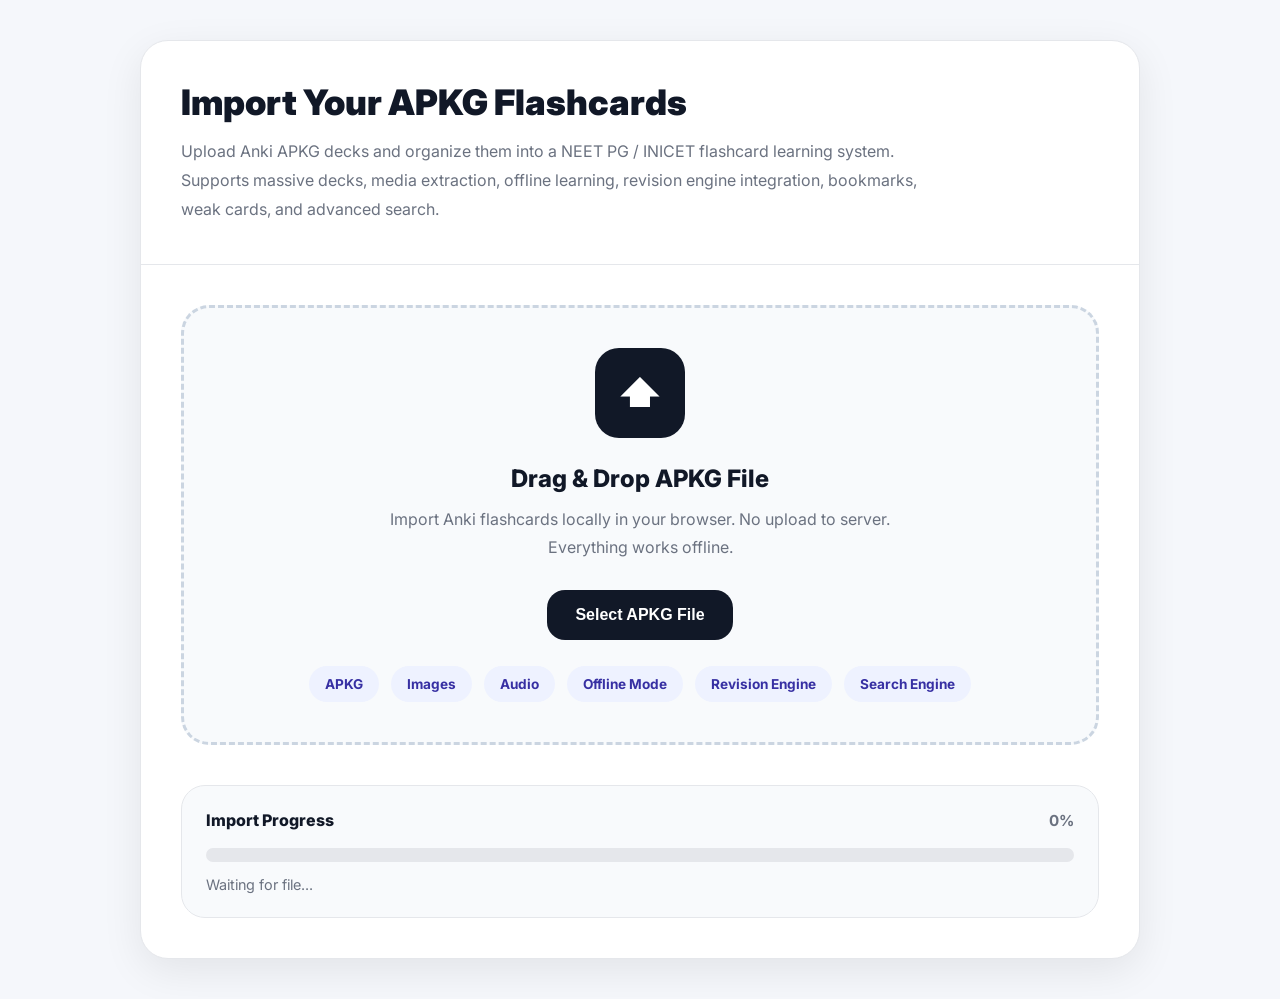
<file: import.html>
<!DOCTYPE html>
<html lang="en">
<head>

    <meta charset="UTF-8">

    <meta
        name="viewport"
        content="width=device-width, initial-scale=1.0"
    >

    <title>APKG Importer</title>


    <!-- ======================================================
    CSS
    ======================================================= -->

    <link
        rel="stylesheet"
        href="css/importer.css"
    >


    <!-- ======================================================
    FONTS
    ======================================================= -->

    <link
        rel="preconnect"
        href="https://fonts.googleapis.com"
    >

    <link
        rel="preconnect"
        href="https://fonts.gstatic.com"
        crossorigin
    >

    <link
        href="https://fonts.googleapis.com/css2?family=Inter:wght@400;500;600;700;800;900&display=swap"
        rel="stylesheet"
    >

</head>
<body>


<!-- =========================================================
IMPORTER PAGE
========================================================= -->

<div class="importer-page">


    <!-- ======================================================
    IMPORTER CARD
    ======================================================= -->

    <div class="importer-card fade-up">


        <!-- ==================================================
        HEADER
        =================================================== -->

        <div class="importer-header">

            <div class="importer-title">
                Import Your APKG Flashcards
            </div>

            <div class="importer-subtitle">
                Upload Anki APKG decks and organize them into
                a NEET PG / INICET flashcard learning system.
                Supports massive decks, media extraction,
                offline learning, revision engine integration,
                bookmarks, weak cards, and advanced search.
            </div>

        </div>


        <!-- ==================================================
        UPLOAD SECTION
        =================================================== -->

        <div class="upload-section">

            <div
                class="upload-box"
                id="upload-box"
            >

                <div class="upload-icon">
                    ⬆
                </div>

                <div class="upload-title">
                    Drag & Drop APKG File
                </div>

                <div class="upload-sub">
                    Import Anki flashcards locally in your browser.
                    No upload to server. Everything works offline.
                </div>


                <!-- ==============================================
                FILE INPUT
                =============================================== -->

                <input
                    type="file"
                    id="import-apkg"
                    accept=".apkg"
                >

                <button
                    class="upload-btn"
                    id="select-file-btn"
                >
                    Select APKG File
                </button>


                <!-- ==============================================
                SUPPORTED FEATURES
                =============================================== -->

                <div class="supported-section">

                    <div class="support-chip">
                        APKG
                    </div>

                    <div class="support-chip">
                        Images
                    </div>

                    <div class="support-chip">
                        Audio
                    </div>

                    <div class="support-chip">
                        Offline Mode
                    </div>

                    <div class="support-chip">
                        Revision Engine
                    </div>

                    <div class="support-chip">
                        Search Engine
                    </div>

                </div>

            </div>

        </div>


        <!-- ==================================================
        PROGRESS SECTION
        =================================================== -->

        <div class="progress-section">

            <div class="progress-card">

                <div class="progress-header">

                    <div class="progress-title">
                        Import Progress
                    </div>

                    <div
                        class="progress-percent"
                        id="progress-percent"
                    >
                        0%
                    </div>

                </div>


                <!-- ==============================================
                PROGRESS BAR
                =============================================== -->

                <div class="progress-wrapper">

                    <div
                        class="progress-bar"
                        id="progress-bar"
                    ></div>

                </div>


                <!-- ==============================================
                STATUS
                =============================================== -->

                <div
                    class="progress-status"
                    id="progress-status"
                >
                    Waiting for file...
                </div>

            </div>

        </div>


        <!-- ==================================================
        RESULTS SECTION
        =================================================== -->

        <div
            class="results-section hidden"
            id="results-section"
        >

            <div class="results-grid">


                <!-- ==============================================
                TOTAL CARDS
                =============================================== -->

                <div class="result-card">

                    <div
                        class="result-value"
                        id="cards-count"
                    >
                        0
                    </div>

                    <div class="result-label">
                        Total Flashcards
                    </div>

                </div>


                <!-- ==============================================
                TOTAL SUBJECTS
                =============================================== -->

                <div class="result-card">

                    <div
                        class="result-value"
                        id="subjects-count"
                    >
                        0
                    </div>

                    <div class="result-label">
                        Subjects
                    </div>

                </div>


                <!-- ==============================================
                TOTAL CHAPTERS
                =============================================== -->

                <div class="result-card">

                    <div
                        class="result-value"
                        id="chapters-count"
                    >
                        0
                    </div>

                    <div class="result-label">
                        Chapters
                    </div>

                </div>


                <!-- ==============================================
                MEDIA FILES
                =============================================== -->

                <div class="result-card">

                    <div
                        class="result-value"
                        id="media-count"
                    >
                        0
                    </div>

                    <div class="result-label">
                        Media Files
                    </div>

                </div>

            </div>

        </div>


        <!-- ==================================================
        ACTIONS
        =================================================== -->

        <div class="import-actions hidden" id="actions">

            <button
                class="action-btn primary"
                id="open-viewer-btn"
            >
                Open Viewer
            </button>

            <button
                class="action-btn secondary"
                id="download-json-btn"
            >
                Export JSON
            </button>

            <button
                class="action-btn success"
                id="save-local-btn"
            >
                Save Locally
            </button>

            <button
                class="action-btn danger"
                id="clear-btn"
            >
                Clear Import
            </button>

        </div>


        <!-- ==================================================
        SUCCESS BOX
        =================================================== -->

        <div
            class="success-box hidden"
            id="success-box"
        >

            <div class="success-title">
                Import Successful
            </div>

            <div class="success-message">
                APKG deck imported successfully.
                You can now open the flashcard viewer.
            </div>

        </div>


        <!-- ==================================================
        ERROR BOX
        =================================================== -->

        <div
            class="error-box hidden"
            id="error-box"
        >

            <div class="error-title">
                Import Failed
            </div>

            <div
                class="error-message"
                id="error-message"
            >

            </div>

        </div>

    </div>

</div>


<!-- =========================================================
LIBRARIES
========================================================= -->

<script src="js/libs/jszip.min.js"></script>

<script src="js/libs/sql-wasm.js"></script>

<script src="js/libs/dompurify.min.js"></script>


<!-- =========================================================
ENGINE
========================================================= -->

<script src="js/engines/apkg-engine.js"></script>


<!-- =========================================================
IMPORT SCRIPT
========================================================= -->

<script>

    /*
    ========================================================
    ELEMENTS
    ========================================================
    */

    const uploadBox =
        document.getElementById(
            'upload-box'
        );

    const fileInput =
        document.getElementById(
            'import-apkg'
        );

    const selectButton =
        document.getElementById(
            'select-file-btn'
        );

    const progressBar =
        document.getElementById(
            'progress-bar'
        );

    const progressPercent =
        document.getElementById(
            'progress-percent'
        );

    const progressStatus =
        document.getElementById(
            'progress-status'
        );

    const resultsSection =
        document.getElementById(
            'results-section'
        );

    const successBox =
        document.getElementById(
            'success-box'
        );

    const errorBox =
        document.getElementById(
            'error-box'
        );

    const errorMessage =
        document.getElementById(
            'error-message'
        );

    const actions =
        document.getElementById(
            'actions'
        );


    /*
    ========================================================
    ENGINE
    ========================================================
    */

    const engine =
        new APKGEngine({

            progressCallback: progress => {

                updateProgress(
                    progress.percent,
                    progress.message
                );

            }

        });


    /*
    ========================================================
    FILE SELECT
    ========================================================
    */

    selectButton.addEventListener(

        'click',

        () => {

            fileInput.click();

        }

    );


    fileInput.addEventListener(

        'change',

        async event => {

            const file =
                event.target.files[0];

            if (!file) return;

            await processFile(file);

        }

    );


    /*
    ========================================================
    DRAG DROP
    ========================================================
    */

    uploadBox.addEventListener(

        'dragover',

        event => {

            event.preventDefault();

            uploadBox.classList.add(
                'dragover'
            );

        }

    );


    uploadBox.addEventListener(

        'dragleave',

        () => {

            uploadBox.classList.remove(
                'dragover'
            );

        }

    );


    uploadBox.addEventListener(

        'drop',

        async event => {

            event.preventDefault();

            uploadBox.classList.remove(
                'dragover'
            );

            const file =
                event.dataTransfer.files[0];

            if (!file) return;

            await processFile(file);

        }

    );


    /*
    ========================================================
    PROCESS FILE
    ========================================================
    */

    async function processFile(file) {

        try {

            resetUI();

            progressStatus.innerHTML =
                'Importing APKG...';

            const result =
                await engine.import(file);

            displayResults(result);

            localStorage.setItem(

                'imported_flashcards',

                JSON.stringify(result)

            );

            successBox.classList.remove(
                'hidden'
            );

            resultsSection.classList.remove(
                'hidden'
            );

            actions.classList.remove(
                'hidden'
            );

        }
        catch (error) {

            console.error(error);

            errorBox.classList.remove(
                'hidden'
            );

            errorMessage.innerHTML =
                error.message ||
                'Unknown import error';

        }

    }


    /*
    ========================================================
    RESULTS
    ========================================================
    */

    function displayResults(result) {

        document.getElementById(
            'cards-count'
        ).innerHTML =
            result.cards.length;

        document.getElementById(
            'subjects-count'
        ).innerHTML =
            Object.keys(
                result.subjects
            ).length;

        let chapters = 0;

        Object.values(result.subjects)
            .forEach(subject => {

                chapters +=
                    Object.keys(subject).length;

            });

        document.getElementById(
            'chapters-count'
        ).innerHTML = chapters;

        document.getElementById(
            'media-count'
        ).innerHTML =
            result.metadata.totalMedia;

    }


    /*
    ========================================================
    PROGRESS
    ========================================================
    */

    function updateProgress(percent, message) {

        progressBar.style.width =
            `${percent}%`;

        progressPercent.innerHTML =
            `${Math.floor(percent)}%`;

        progressStatus.innerHTML = message;

    }


    /*
    ========================================================
    RESET UI
    ========================================================
    */

    function resetUI() {

        successBox.classList.add(
            'hidden'
        );

        errorBox.classList.add(
            'hidden'
        );

    }


    /*
    ========================================================
    OPEN VIEWER
    ========================================================
    */

    document.getElementById(
        'open-viewer-btn'
    )?.addEventListener(

        'click',

        () => {

            window.location.href =
                './index.html';

        }

    );


    /*
    ========================================================
    EXPORT JSON
    ========================================================
    */

    document.getElementById(
        'download-json-btn'
    )?.addEventListener(

        'click',

        () => {

            const data =
                localStorage.getItem(
                    'imported_flashcards'
                );

            if (!data) return;

            const blob = new Blob(
                [data],
                {
                    type:'application/json'
                }
            );

            const url =
                URL.createObjectURL(blob);

            const a =
                document.createElement('a');

            a.href = url;

            a.download =
                'flashcards.json';

            a.click();

        }

    );


    /*
    ========================================================
    SAVE LOCALLY
    ========================================================
    */

    document.getElementById(
        'save-local-btn'
    )?.addEventListener(

        'click',

        () => {

            alert(
                'Flashcards saved locally successfully.'
            );

        }

    );


    /*
    ========================================================
    CLEAR
    ========================================================
    */

    document.getElementById(
        'clear-btn'
    )?.addEventListener(

        'click',

        () => {

            const confirmClear = confirm(
                'Clear imported data?'
            );

            if (!confirmClear) return;

            localStorage.removeItem(
                'imported_flashcards'
            );

            location.reload();

        }

    );

</script>

</body>
</html>
</file>
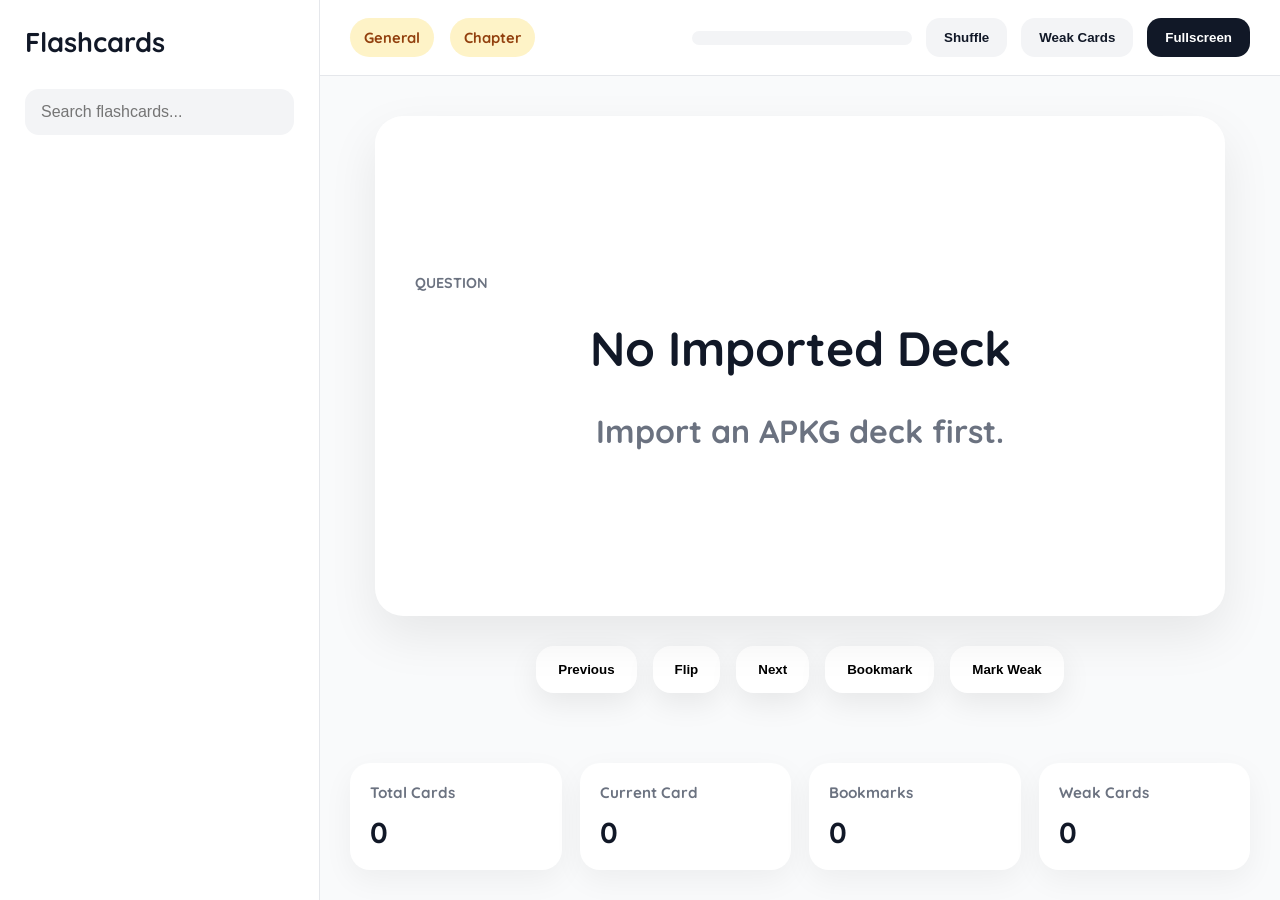
<file: viewer.html>
<!DOCTYPE html><html lang="en">
<head><meta charset="UTF-8">
<meta name="viewport" content="width=device-width, initial-scale=1.0"><title>Flashcard Viewer</title><link href="https://fonts.googleapis.com/css2?family=Quicksand:wght@400;500;600;700&display=swap" rel="stylesheet"><style>

*{
    margin:0;
    padding:0;
    box-sizing:border-box;
}

body{
    font-family:'Quicksand',sans-serif;
    background:#f9fafb;
    color:#111827;
    min-height:100vh;
    overflow-x:hidden;
}

.app{
    display:grid;
    grid-template-columns:320px 1fr;
    min-height:100vh;
}

/* SIDEBAR */

.sidebar{
    background:white;
    border-right:1px solid #e5e7eb;
    overflow-y:auto;
    padding:25px;
}

.logo{
    font-size:1.7rem;
    font-weight:700;
    margin-bottom:30px;
}

.search-box{
    margin-bottom:25px;
}

.search-box input{
    width:100%;
    padding:14px 16px;
    border:none;
    background:#f3f4f6;
    border-radius:14px;
    font-size:1rem;
}

.subjects-list{
    display:flex;
    flex-direction:column;
    gap:14px;
}

.subject-card{
    background:#f9fafb;
    border-radius:18px;
    padding:18px;
    cursor:pointer;
    transition:0.3s;
}

.subject-card:hover{
    transform:translateY(-2px);
}

.subject-card.active{
    background:#facc15;
}

.subject-card h3{
    margin-bottom:10px;
}

.subject-card p{
    color:#6b7280;
    font-size:0.95rem;
}

/* MAIN */

.main{
    display:flex;
    flex-direction:column;
    min-height:100vh;
}

.topbar{
    background:white;
    border-bottom:1px solid #e5e7eb;
    padding:18px 30px;
    display:flex;
    justify-content:space-between;
    align-items:center;
    gap:20px;
    flex-wrap:wrap;
}

.topbar-left{
    display:flex;
    align-items:center;
    gap:16px;
    flex-wrap:wrap;
}

.topbar-right{
    display:flex;
    align-items:center;
    gap:14px;
    flex-wrap:wrap;
}

.badge{
    background:#fef3c7;
    color:#92400e;
    padding:10px 14px;
    border-radius:999px;
    font-size:0.92rem;
    font-weight:700;
}

.btn{
    background:#111827;
    color:white;
    border:none;
    border-radius:14px;
    padding:12px 18px;
    font-weight:700;
    cursor:pointer;
    transition:0.3s;
}

.btn.secondary{
    background:#f3f4f6;
    color:#111827;
}

.btn:hover{
    transform:translateY(-2px);
}

.progress-wrapper{
    width:220px;
    height:14px;
    background:#f3f4f6;
    border-radius:999px;
    overflow:hidden;
}

.progress-bar{
    width:0%;
    height:100%;
    background:#facc15;
}

/* CONTENT */

.content{
    flex:1;
    display:flex;
    justify-content:center;
    align-items:center;
    padding:40px 25px;
}

.card-container{
    width:min(850px,100%);
    perspective:1500px;
}

.flashcard{
    width:100%;
    min-height:500px;
    position:relative;
    transform-style:preserve-3d;
    transition:transform 0.7s;
    cursor:pointer;
}

.flashcard.flipped{
    transform:rotateY(180deg);
}

.card-face{
    position:absolute;
    width:100%;
    min-height:500px;
    backface-visibility:hidden;
    border-radius:28px;
    background:white;
    box-shadow:0 20px 50px rgba(0,0,0,0.08);
    padding:40px;
    display:flex;
    flex-direction:column;
}

.card-front{
    justify-content:center;
}

.card-back{
    transform:rotateY(180deg);
}

.card-label{
    font-size:0.9rem;
    color:#6b7280;
    margin-bottom:16px;
    font-weight:700;
}

.question{
    font-size:2rem;
    font-weight:700;
    line-height:1.7;
}

.answer{
    font-size:1.25rem;
    line-height:2;
    white-space:pre-wrap;
}

.tags{
    margin-top:auto;
    display:flex;
    flex-wrap:wrap;
    gap:10px;
}

.tag{
    background:#f3f4f6;
    padding:8px 12px;
    border-radius:999px;
    font-size:0.85rem;
}

.controls{
    display:flex;
    justify-content:center;
    gap:16px;
    margin-top:30px;
    flex-wrap:wrap;
}

.control-btn{
    background:white;
    border:none;
    border-radius:18px;
    padding:16px 22px;
    cursor:pointer;
    box-shadow:0 10px 30px rgba(0,0,0,0.08);
    font-weight:700;
}

.control-btn.active{
    background:#facc15;
}

.stats-panel{
    display:grid;
    grid-template-columns:repeat(auto-fit,minmax(180px,1fr));
    gap:18px;
    padding:30px;
}

.stat-card{
    background:white;
    border-radius:20px;
    padding:20px;
    box-shadow:0 10px 30px rgba(0,0,0,0.05);
}

.stat-card h3{
    font-size:0.95rem;
    color:#6b7280;
    margin-bottom:12px;
}

.stat-card p{
    font-size:1.8rem;
    font-weight:700;
}

.empty-state{
    text-align:center;
}

.empty-state h2{
    margin-bottom:15px;
}

.empty-state p{
    color:#6b7280;
}

@media(max-width:1000px){

    .app{
        grid-template-columns:1fr;
    }

    .sidebar{
        display:none;
    }

}

@media(max-width:768px){

    .question{
        font-size:1.5rem;
    }

    .answer{
        font-size:1.05rem;
    }

    .card-face{
        padding:28px;
        min-height:430px;
    }

}

</style></head>
<body><div class="app"><!-- SIDEBAR -->
<aside class="sidebar">

    <div class="logo">Flashcards</div>

    <div class="search-box">
        <input type="text" id="searchInput" placeholder="Search flashcards...">
    </div>

    <div class="subjects-list" id="subjectsList"></div>

</aside>


<!-- MAIN -->
<main class="main">

    <!-- TOPBAR -->
    <header class="topbar">

        <div class="topbar-left">

            <div class="badge" id="subjectBadge">
                General
            </div>

            <div class="badge" id="chapterBadge">
                Chapter
            </div>

        </div>

        <div class="topbar-right">

            <div class="progress-wrapper">
                <div class="progress-bar" id="progressBar"></div>
            </div>

            <button class="btn secondary" id="shuffleBtn">
                Shuffle
            </button>

            <button class="btn secondary" id="weakModeBtn">
                Weak Cards
            </button>

            <button class="btn" id="fullscreenBtn">
                Fullscreen
            </button>

        </div>

    </header>


    <!-- CONTENT -->
    <section class="content">

        <div class="card-container">

            <div class="flashcard" id="flashcard">

                <!-- FRONT -->
                <div class="card-face card-front">

                    <div class="card-label">
                        QUESTION
                    </div>

                    <div class="question" id="questionText">
                        Loading...
                    </div>

                </div>

                <!-- BACK -->
                <div class="card-face card-back">

                    <div class="card-label">
                        ANSWER
                    </div>

                    <div class="answer" id="answerText">
                        Loading...
                    </div>

                    <div class="tags" id="tagsContainer"></div>

                </div>

            </div>


            <!-- CONTROLS -->
            <div class="controls">

                <button class="control-btn" id="prevBtn">
                    Previous
                </button>

                <button class="control-btn" id="flipBtn">
                    Flip
                </button>

                <button class="control-btn" id="nextBtn">
                    Next
                </button>

                <button class="control-btn" id="bookmarkBtn">
                    Bookmark
                </button>

                <button class="control-btn" id="weakBtn">
                    Mark Weak
                </button>

            </div>

        </div>

    </section>


    <!-- STATS -->
    <section class="stats-panel">

        <div class="stat-card">
            <h3>Total Cards</h3>
            <p id="totalCards">0</p>
        </div>

        <div class="stat-card">
            <h3>Current Card</h3>
            <p id="currentCard">0</p>
        </div>

        <div class="stat-card">
            <h3>Bookmarks</h3>
            <p id="bookmarksCount">0</p>
        </div>

        <div class="stat-card">
            <h3>Weak Cards</h3>
            <p id="weakCardsCount">0</p>
        </div>

    </section>

</main>

</div><script>

/*
========================================================
GLOBAL VARIABLES
========================================================
*/

let deck = null;
let allCards = [];
let filteredCards = [];
let currentIndex = 0;
let currentSubject = null;

let bookmarkedCards = [];
let weakCards = [];

let shuffleMode = false;
let weakMode = false;


/*
========================================================
ELEMENTS
========================================================
*/

const flashcard = document.getElementById('flashcard');

const questionText = document.getElementById('questionText');
const answerText = document.getElementById('answerText');

const tagsContainer = document.getElementById('tagsContainer');

const progressBar = document.getElementById('progressBar');

const subjectBadge = document.getElementById('subjectBadge');
const chapterBadge = document.getElementById('chapterBadge');

const subjectsList = document.getElementById('subjectsList');

const searchInput = document.getElementById('searchInput');

const totalCards = document.getElementById('totalCards');
const currentCard = document.getElementById('currentCard');
const bookmarksCount = document.getElementById('bookmarksCount');
const weakCardsCount = document.getElementById('weakCardsCount');


/*
========================================================
LOAD DATA
========================================================
*/

function initializeViewer(){

    const stored = localStorage.getItem('activeImportedDeck');

    if(!stored){

        questionText.innerHTML = `
            <div class="empty-state">
                <h2>No Imported Deck</h2>
                <p>Import an APKG deck first.</p>
            </div>
        `;

        return;

    }

    deck = JSON.parse(stored);

    allCards = deck.cards || [];

    filteredCards = [...allCards];

    renderSubjects();

    updateStats();

    renderCard();

}


/*
========================================================
RENDER SUBJECTS
========================================================
*/

function renderSubjects(){

    subjectsList.innerHTML = '';

    Object.entries(deck.subjects).forEach(([subject,chapters])=>{

        const card = document.createElement('div');

        card.className = 'subject-card';

        const total = Object.values(chapters)
            .reduce((sum,arr)=>sum + arr.length,0);

        card.innerHTML = `
            <h3>${subject}</h3>
            <p>
                ${Object.keys(chapters).length} chapters<br>
                ${total} cards
            </p>
        `;

        card.addEventListener('click',()=>{
            selectSubject(subject,card);
        });

        subjectsList.appendChild(card);

    });

}


/*
========================================================
SELECT SUBJECT
========================================================
*/

function selectSubject(subject,element){

    currentSubject = subject;

    document.querySelectorAll('.subject-card')
        .forEach(card=>card.classList.remove('active'));

    element.classList.add('active');

    filteredCards = allCards.filter(card=>{
        return card.subject === subject;
    });

    currentIndex = 0;

    renderCard();
    updateStats();

}


/*
========================================================
RENDER CARD
========================================================
*/

function renderCard(){

    if(!filteredCards.length){

        questionText.innerHTML = 'No flashcards found';
        answerText.innerHTML = 'No flashcards found';

        return;

    }

    const card = filteredCards[currentIndex];

    if(!card) return;

    questionText.innerHTML = card.question;
    answerText.innerHTML = card.answer;

    subjectBadge.innerText = card.subject || 'General';
    chapterBadge.innerText = card.chapter || 'General';

    tagsContainer.innerHTML = '';

    (card.tags || []).forEach(tag=>{

        const tagElement = document.createElement('div');

        tagElement.className = 'tag';
        tagElement.innerText = tag;

        tagsContainer.appendChild(tagElement);

    });

    updateProgress();

    flashcard.classList.remove('flipped');

}


/*
========================================================
FLIP CARD
========================================================
*/

function flipCard(){
    flashcard.classList.toggle('flipped');
}

flashcard.addEventListener('click',flipCard);

document.getElementById('flipBtn')
    .addEventListener('click',flipCard);


/*
========================================================
NEXT CARD
========================================================
*/

function nextCard(){

    if(!filteredCards.length) return;

    currentIndex++;

    if(currentIndex >= filteredCards.length){
        currentIndex = 0;
    }

    renderCard();
    updateStats();

}


/*
========================================================
PREVIOUS CARD
========================================================
*/

function previousCard(){

    if(!filteredCards.length) return;

    currentIndex--;

    if(currentIndex < 0){
        currentIndex = filteredCards.length - 1;
    }

    renderCard();
    updateStats();

}


document.getElementById('nextBtn')
    .addEventListener('click',nextCard);


document.getElementById('prevBtn')
    .addEventListener('click',previousCard);


/*
========================================================
BOOKMARK
========================================================
*/

function toggleBookmark(){

    const card = filteredCards[currentIndex];

    const exists = bookmarkedCards.includes(card.id);

    if(exists){

        bookmarkedCards = bookmarkedCards.filter(
            id=>id !== card.id
        );

    }
    else{

        bookmarkedCards.push(card.id);

    }

    localStorage.setItem(
        'bookmarkedCards',
        JSON.stringify(bookmarkedCards)
    );

    updateStats();

}


document.getElementById('bookmarkBtn')
    .addEventListener('click',toggleBookmark);


/*
========================================================
WEAK CARD
========================================================
*/

function toggleWeakCard(){

    const card = filteredCards[currentIndex];

    const exists = weakCards.includes(card.id);

    if(exists){

        weakCards = weakCards.filter(
            id=>id !== card.id
        );

    }
    else{

        weakCards.push(card.id);

    }

    localStorage.setItem(
        'weakCards',
        JSON.stringify(weakCards)
    );

    updateStats();

}


document.getElementById('weakBtn')
    .addEventListener('click',toggleWeakCard);


/*
========================================================
PROGRESS
========================================================
*/

function updateProgress(){

    if(!filteredCards.length) return;

    const progress = (
        (currentIndex + 1) / filteredCards.length
    ) * 100;

    progressBar.style.width = progress + '%';

}


/*
========================================================
STATS
========================================================
*/

function updateStats(){

    totalCards.innerText = filteredCards.length;

    currentCard.innerText = currentIndex + 1;

    bookmarksCount.innerText = bookmarkedCards.length;

    weakCardsCount.innerText = weakCards.length;

}


/*
========================================================
SEARCH
========================================================
*/

searchInput.addEventListener('input',event=>{

    const value = event.target.value
        .toLowerCase()
        .trim();

    if(!value){

        filteredCards = currentSubject
            ? allCards.filter(card=>card.subject===currentSubject)
            : [...allCards];

        currentIndex = 0;

        renderCard();

        return;

    }

    filteredCards = allCards.filter(card=>{

        return (
            card.question.toLowerCase().includes(value) ||
            card.answer.toLowerCase().includes(value)
        );

    });

    currentIndex = 0;

    renderCard();
    updateStats();

});


/*
========================================================
SHUFFLE MODE
========================================================
*/

function shuffleCards(array){

    for(let i = array.length - 1; i > 0; i--){

        const j = Math.floor(Math.random() * (i + 1));

        [array[i],array[j]] = [array[j],array[i]];

    }

}


document.getElementById('shuffleBtn')
    .addEventListener('click',()=>{

        shuffleMode = !shuffleMode;

        if(shuffleMode){
            shuffleCards(filteredCards);
        }

        currentIndex = 0;

        renderCard();

    });


/*
========================================================
WEAK MODE
========================================================
*/


document.getElementById('weakModeBtn')
    .addEventListener('click',()=>{

        weakMode = !weakMode;

        if(weakMode){

            filteredCards = allCards.filter(card=>{
                return weakCards.includes(card.id);
            });

        }
        else{

            filteredCards = [...allCards];

        }

        currentIndex = 0;

        renderCard();
        updateStats();

    });


/*
========================================================
FULLSCREEN
========================================================
*/


document.getElementById('fullscreenBtn')
    .addEventListener('click',()=>{

        if(!document.fullscreenElement){
            document.documentElement.requestFullscreen();
        }
        else{
            document.exitFullscreen();
        }

    });


/*
========================================================
KEYBOARD SHORTCUTS
========================================================
*/

window.addEventListener('keydown',event=>{

    switch(event.key){

        case 'ArrowRight':
            nextCard();
            break;

        case 'ArrowLeft':
            previousCard();
            break;

        case ' ':
            event.preventDefault();
            flipCard();
            break;

        case 'b':
            toggleBookmark();
            break;

        case 'w':
            toggleWeakCard();
            break;

    }

});


/*
========================================================
SWIPE SUPPORT
========================================================
*/

let touchStartX = 0;
let touchEndX = 0;

flashcard.addEventListener('touchstart',event=>{
    touchStartX = event.changedTouches[0].screenX;
});

flashcard.addEventListener('touchend',event=>{

    touchEndX = event.changedTouches[0].screenX;

    handleSwipe();

});

function handleSwipe(){

    const difference = touchEndX - touchStartX;

    if(Math.abs(difference) < 60) return;

    if(difference > 0){
        previousCard();
    }
    else{
        nextCard();
    }

}


/*
========================================================
LOAD SAVED DATA
========================================================
*/

function loadSavedState(){

    bookmarkedCards = JSON.parse(
        localStorage.getItem('bookmarkedCards') || '[]'
    );

    weakCards = JSON.parse(
        localStorage.getItem('weakCards') || '[]'
    );

}


/*
========================================================
START APP
========================================================
*/

loadSavedState();
initializeViewer();

</script></body>
</html>
</file>
<file: css/importer.css>
/*
========================================================
IMPORTER.CSS — APKG IMPORT PAGE STYLES
========================================================
*/

:root{

    --bg:#f5f7fb;

    --surface:#ffffff;

    --border:#e5e7eb;

    --primary:#111827;

    --secondary:#6b7280;

    --success:#10b981;

    --danger:#ef4444;

    --warning:#f59e0b;

    --radius:28px;

    --shadow:
        0 12px 40px rgba(0,0,0,0.08);

}

/*
========================================================
RESET
========================================================
*/

*{
    margin:0;
    padding:0;
    box-sizing:border-box;
}

html,
body{
    width:100%;
    min-height:100%;
    font-family:Inter,sans-serif;
    background:var(--bg);
    color:var(--primary);
}

/*
========================================================
IMPORTER LAYOUT
========================================================
*/

.importer-page{
    width:100%;
    min-height:100vh;
    display:flex;
    align-items:center;
    justify-content:center;
    padding:40px 20px;
}

/*
========================================================
IMPORTER CARD
========================================================
*/

.importer-card{
    width:min(1000px,100%);
    background:var(--surface);
    border:1px solid var(--border);
    border-radius:var(--radius);
    box-shadow:var(--shadow);
    overflow:hidden;
}

/*
========================================================
HEADER
========================================================
*/

.importer-header{
    padding:40px;
    border-bottom:1px solid var(--border);
}

.importer-title{
    font-size:2.2rem;
    font-weight:900;
    line-height:1.2;
}

.importer-subtitle{
    margin-top:14px;
    font-size:1rem;
    line-height:1.8;
    color:var(--secondary);
    max-width:760px;
}

/*
========================================================
UPLOAD AREA
========================================================
*/

.upload-section{
    padding:40px;
}

.upload-box{
    width:100%;
    min-height:320px;
    border:3px dashed #cbd5e1;
    border-radius:28px;
    background:#f8fafc;
    display:flex;
    flex-direction:column;
    align-items:center;
    justify-content:center;
    text-align:center;
    padding:40px;
    transition:0.25s ease;
    cursor:pointer;
    position:relative;
    overflow:hidden;
}

.upload-box:hover{
    border-color:#111827;
    background:#ffffff;
}

.upload-box.dragover{
    border-color:#111827;
    background:#ffffff;
    transform:scale(1.01);
}

/*
========================================================
UPLOAD ICON
========================================================
*/

.upload-icon{
    width:90px;
    height:90px;
    border-radius:24px;
    background:#111827;
    color:white;
    display:flex;
    align-items:center;
    justify-content:center;
    font-size:2.4rem;
    font-weight:900;
}

/*
========================================================
UPLOAD TEXT
========================================================
*/

.upload-title{
    margin-top:26px;
    font-size:1.5rem;
    font-weight:800;
}

.upload-sub{
    margin-top:12px;
    font-size:1rem;
    line-height:1.8;
    color:var(--secondary);
    max-width:540px;
}

/*
========================================================
UPLOAD BUTTON
========================================================
*/

.upload-btn{
    margin-top:28px;
    border:none;
    background:#111827;
    color:white;
    padding:16px 28px;
    border-radius:18px;
    font-size:1rem;
    font-weight:800;
    cursor:pointer;
    transition:0.2s ease;
}

.upload-btn:hover{
    transform:translateY(-2px);
}

/*
========================================================
FILE INPUT
========================================================
*/

#import-apkg{
    display:none;
}

/*
========================================================
SUPPORTED
========================================================
*/

.supported-section{
    margin-top:26px;
    display:flex;
    flex-wrap:wrap;
    justify-content:center;
    gap:12px;
}

.support-chip{
    padding:10px 16px;
    border-radius:999px;
    background:#eef2ff;
    color:#3730a3;
    font-size:0.85rem;
    font-weight:700;
}

/*
========================================================
PROGRESS
========================================================
*/

.progress-section{
    padding:0 40px 40px;
}

.progress-card{
    background:#f8fafc;
    border-radius:24px;
    padding:24px;
    border:1px solid var(--border);
}

.progress-header{
    display:flex;
    align-items:center;
    justify-content:space-between;
    margin-bottom:18px;
}

.progress-title{
    font-size:1rem;
    font-weight:800;
}

.progress-percent{
    font-size:0.95rem;
    font-weight:700;
    color:var(--secondary);
}

/*
========================================================
PROGRESS BAR
========================================================
*/

.progress-wrapper{
    width:100%;
    height:14px;
    border-radius:999px;
    background:#e5e7eb;
    overflow:hidden;
}

.progress-bar{
    width:0%;
    height:100%;
    background:#111827;
    transition:0.3s ease;
}

/*
========================================================
PROGRESS STATUS
========================================================
*/

.progress-status{
    margin-top:14px;
    font-size:0.9rem;
    color:var(--secondary);
}

/*
========================================================
IMPORT RESULTS
========================================================
*/

.results-section{
    padding:0 40px 40px;
}

.results-grid{
    display:grid;
    grid-template-columns:
        repeat(
            auto-fit,
            minmax(180px,1fr)
        );
    gap:18px;
}

/*
========================================================
RESULT CARD
========================================================
*/

.result-card{
    background:#f8fafc;
    border:1px solid var(--border);
    border-radius:22px;
    padding:24px;
}

.result-value{
    font-size:2rem;
    font-weight:900;
    color:#111827;
}

.result-label{
    margin-top:8px;
    font-size:0.9rem;
    color:var(--secondary);
    line-height:1.6;
}

/*
========================================================
ACTIONS
========================================================
*/

.import-actions{
    padding:0 40px 40px;
    display:flex;
    gap:14px;
    flex-wrap:wrap;
}

/*
========================================================
ACTION BUTTONS
========================================================
*/

.action-btn{
    border:none;
    border-radius:18px;
    padding:16px 24px;
    cursor:pointer;
    font-weight:800;
    font-size:0.95rem;
    transition:0.2s ease;
}

.action-btn.primary{
    background:#111827;
    color:white;
}

.action-btn.secondary{
    background:#f3f4f6;
    color:#111827;
}

.action-btn.success{
    background:var(--success);
    color:white;
}

.action-btn.danger{
    background:var(--danger);
    color:white;
}

.action-btn:hover{
    transform:translateY(-2px);
}

/*
========================================================
ERROR STATE
========================================================
*/

.error-box{
    margin:0 40px 40px;
    padding:20px;
    border-radius:22px;
    background:#fef2f2;
    border:1px solid #fecaca;
    color:#991b1b;
}

.error-title{
    font-weight:900;
    margin-bottom:8px;
}

.error-message{
    line-height:1.8;
}

/*
========================================================
SUCCESS STATE
========================================================
*/

.success-box{
    margin:0 40px 40px;
    padding:20px;
    border-radius:22px;
    background:#ecfdf5;
    border:1px solid #bbf7d0;
    color:#065f46;
}

.success-title{
    font-weight:900;
    margin-bottom:8px;
}

.success-message{
    line-height:1.8;
}

/*
========================================================
ANIMATIONS
========================================================
*/

.fade-up{
    animation:fadeUp 0.4s ease;
}

@keyframes fadeUp{

    from{
        opacity:0;
        transform:translateY(20px);
    }

    to{
        opacity:1;
        transform:translateY(0);
    }

}

.pulse{
    animation:pulse 1.5s infinite;
}

@keyframes pulse{

    0%{
        opacity:1;
    }

    50%{
        opacity:0.5;
    }

    100%{
        opacity:1;
    }

}

/*
========================================================
UTILITIES
========================================================
*/

.hidden{
    display:none !important;
}

.center{
    text-align:center;
}

/*
========================================================
RESPONSIVE
========================================================
*/

@media(max-width:900px){

    .importer-header,
    .upload-section,
    .progress-section,
    .results-section,
    .import-actions{
        padding-left:24px;
        padding-right:24px;
    }

    .importer-title{
        font-size:1.8rem;
    }

}

@media(max-width:700px){

    .upload-box{
        min-height:260px;
        padding:30px 20px;
    }

    .upload-icon{
        width:72px;
        height:72px;
        font-size:2rem;
    }

    .upload-title{
        font-size:1.25rem;
    }

    .results-grid{
        grid-template-columns:1fr 1fr;
    }

}

@media(max-width:500px){

    .importer-page{
        padding:20px 10px;
    }

    .importer-title{
        font-size:1.5rem;
    }

    .results-grid{
        grid-template-columns:1fr;
    }

    .import-actions{
        flex-direction:column;
    }

    .action-btn{
        width:100%;
    }

}
</file>
